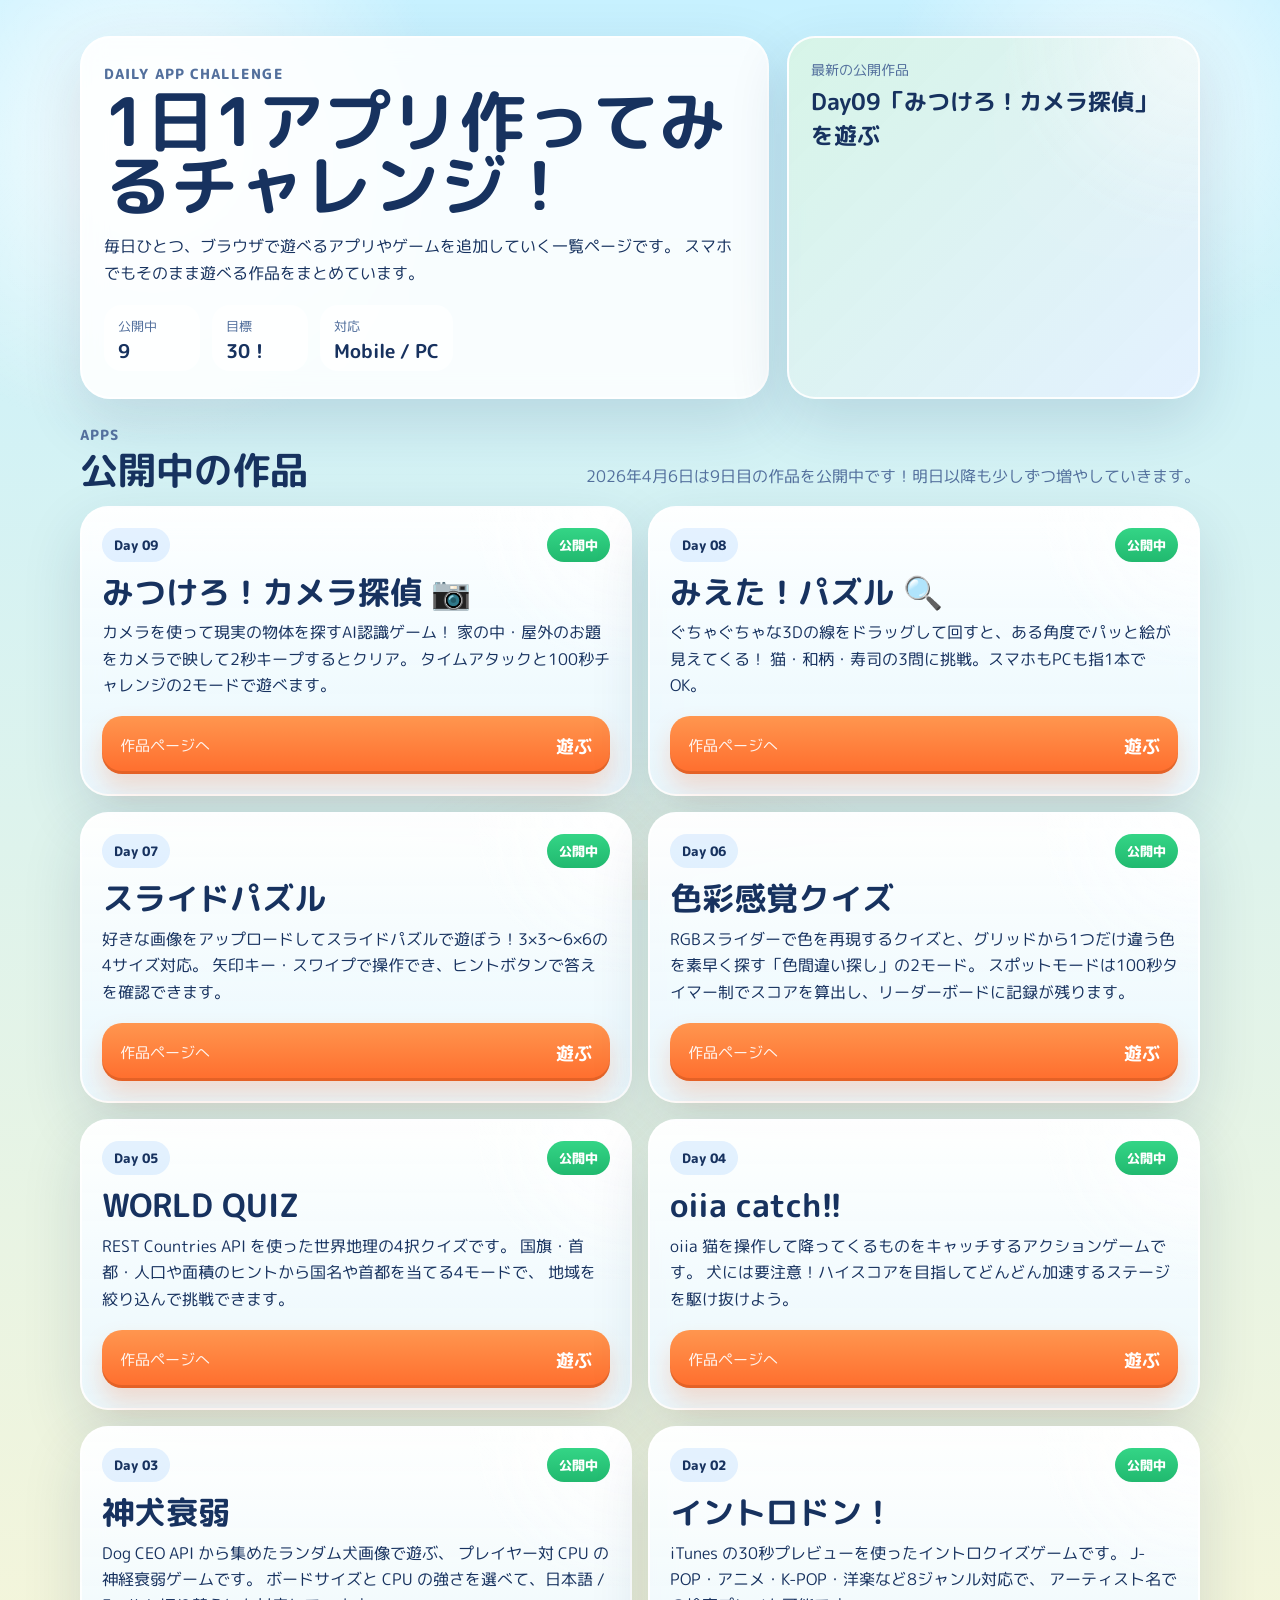
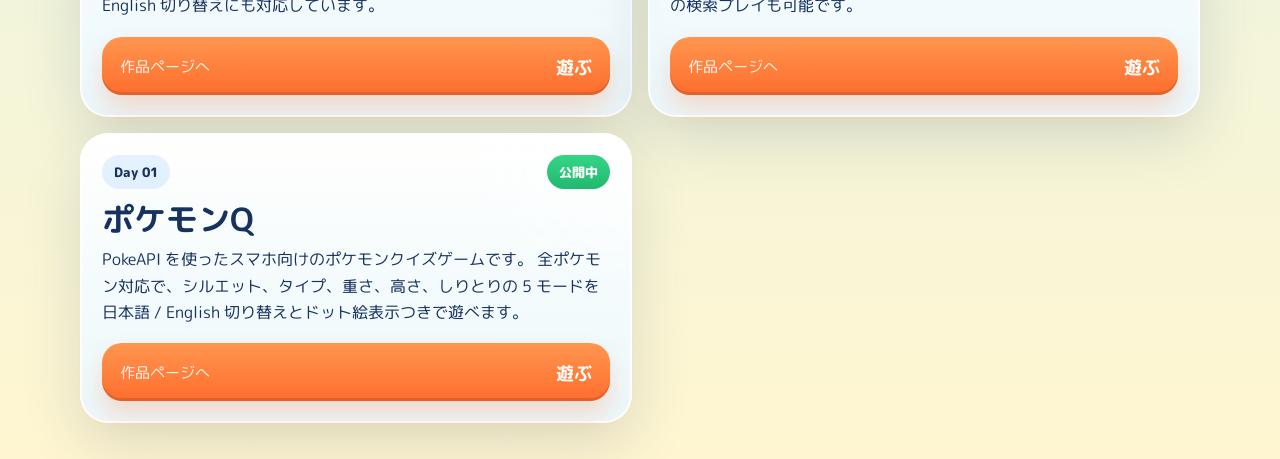
<file: index.html>
<!DOCTYPE html>
<html lang="ja">
  <head>
    <meta charset="UTF-8" />
    <meta
      name="viewport"
      content="width=device-width, initial-scale=1.0, viewport-fit=cover"
    />
    <title>30日アプリチャレンジ</title>
    <link rel="preconnect" href="https://fonts.googleapis.com" />
    <link rel="preconnect" href="https://fonts.gstatic.com" crossorigin />
    <link
      href="https://fonts.googleapis.com/css2?family=M+PLUS+Rounded+1c:wght@500;700;800&display=swap"
      rel="stylesheet"
    />
    <link rel="stylesheet" href="./styles/site.css" />
  </head>
  <body>
    <div class="page-bg" aria-hidden="true"></div>

    <header class="hero">
      <div class="hero-copy">
        <p class="eyebrow">Daily App Challenge</p>
        <h1>1日1アプリ作ってみるチャレンジ！</h1>
        <p class="lead">
          毎日ひとつ、ブラウザで遊べるアプリやゲームを追加していく一覧ページです。
          スマホでもそのまま遊べる作品をまとめています。
        </p>

        <div class="hero-stats" aria-label="公開状況">
          <div class="stat-chip">
            <span class="stat-label">公開中</span>
            <strong>9</strong>
          </div>
          <div class="stat-chip">
            <span class="stat-label">目標</span>
            <strong>30！</strong>
          </div>
          <div class="stat-chip">
            <span class="stat-label">対応</span>
            <strong>Mobile / PC</strong>
          </div>
        </div>
      </div>

      <a class="hero-cta" href="./day_09/">
        <span class="cta-label">最新の公開作品</span>
        <strong>Day09「みつけろ！カメラ探偵」 を遊ぶ</strong>
      </a>
    </header>

    <main class="content">
      <section class="section-head">
        <div>
          <p class="eyebrow">Apps</p>
          <h2>公開中の作品</h2>
        </div>
        <p class="section-copy">
          2026年4月6日は9日目の作品を公開中です！明日以降も少しずつ増やしていきます。
        </p>
      </section>

      <section class="card-grid" aria-label="作品一覧">
        <article class="app-card featured">
          <div class="card-top">
            <span class="day-badge">Day 09</span>
            <span class="status-badge live">公開中</span>
          </div>

          <h3>みつけろ！カメラ探偵 📷</h3>
          <p class="card-copy">
            カメラを使って現実の物体を探すAI認識ゲーム！
            家の中・屋外のお題をカメラで映して2秒キープするとクリア。
            タイムアタックと100秒チャレンジの2モードで遊べます。
          </p>

          <a class="card-link" href="./day_09/">
            <span>作品ページへ</span>
            <strong>遊ぶ</strong>
          </a>
        </article>

        <article class="app-card">
          <div class="card-top">
            <span class="day-badge">Day 08</span>
            <span class="status-badge live">公開中</span>
          </div>

          <h3>みえた！パズル 🔍</h3>
          <p class="card-copy">
            ぐちゃぐちゃな3Dの線をドラッグして回すと、ある角度でパッと絵が見えてくる！
            猫・和柄・寿司の3問に挑戦。スマホもPCも指1本でOK。
          </p>

          <a class="card-link" href="./day_08/">
            <span>作品ページへ</span>
            <strong>遊ぶ</strong>
          </a>
        </article>

        <article class="app-card">
          <div class="card-top">
            <span class="day-badge">Day 07</span>
            <span class="status-badge live">公開中</span>
          </div>

          <h3>スライドパズル</h3>
          <p class="card-copy">
            好きな画像をアップロードしてスライドパズルで遊ぼう！3×3〜6×6の4サイズ対応。
            矢印キー・スワイプで操作でき、ヒントボタンで答えを確認できます。
          </p>

          <a class="card-link" href="./day_07/">
            <span>作品ページへ</span>
            <strong>遊ぶ</strong>
          </a>
        </article>

        <article class="app-card">
          <div class="card-top">
            <span class="day-badge">Day 06</span>
            <span class="status-badge live">公開中</span>
          </div>

          <h3>色彩感覚クイズ</h3>
          <p class="card-copy">
            RGBスライダーで色を再現するクイズと、グリッドから1つだけ違う色を素早く探す「色間違い探し」の2モード。
            スポットモードは100秒タイマー制でスコアを算出し、リーダーボードに記録が残ります。
          </p>

          <a class="card-link" href="./day_06/">
            <span>作品ページへ</span>
            <strong>遊ぶ</strong>
          </a>
        </article>

        <article class="app-card">
          <div class="card-top">
            <span class="day-badge">Day 05</span>
            <span class="status-badge live">公開中</span>
          </div>

          <h3>WORLD QUIZ</h3>
          <p class="card-copy">
            REST Countries API を使った世界地理の4択クイズです。
            国旗・首都・人口や面積のヒントから国名や首都を当てる4モードで、
            地域を絞り込んで挑戦できます。
          </p>

          <a class="card-link" href="./day_05/">
            <span>作品ページへ</span>
            <strong>遊ぶ</strong>
          </a>
        </article>

        <article class="app-card">
          <div class="card-top">
            <span class="day-badge">Day 04</span>
            <span class="status-badge live">公開中</span>
          </div>

          <h3>oiia catch!!</h3>
          <p class="card-copy">
            oiia 猫を操作して降ってくるものをキャッチするアクションゲームです。
            犬には要注意！ハイスコアを目指してどんどん加速するステージを駆け抜けよう。
          </p>

          <a class="card-link" href="./day_04/">
            <span>作品ページへ</span>
            <strong>遊ぶ</strong>
          </a>
        </article>

        <article class="app-card">
          <div class="card-top">
            <span class="day-badge">Day 03</span>
            <span class="status-badge live">公開中</span>
          </div>

          <h3>神犬衰弱</h3>
          <p class="card-copy">
            Dog CEO API から集めたランダム犬画像で遊ぶ、
            プレイヤー対 CPU の神経衰弱ゲームです。
            ボードサイズと CPU の強さを選べて、日本語 / English 切り替えにも対応しています。
          </p>

          <a class="card-link" href="./day_03/">
            <span>作品ページへ</span>
            <strong>遊ぶ</strong>
          </a>
        </article>

        <article class="app-card">
          <div class="card-top">
            <span class="day-badge">Day 02</span>
            <span class="status-badge live">公開中</span>
          </div>

          <h3>イントロドン！</h3>
          <p class="card-copy">
            iTunes の30秒プレビューを使ったイントロクイズゲームです。
            J-POP・アニメ・K-POP・洋楽など8ジャンル対応で、
            アーティスト名での検索プレイも可能です。
          </p>

          <a class="card-link" href="./day_02/">
            <span>作品ページへ</span>
            <strong>遊ぶ</strong>
          </a>
        </article>

        <article class="app-card">
          <div class="card-top">
            <span class="day-badge">Day 01</span>
            <span class="status-badge live">公開中</span>
          </div>

          <h3>ポケモンQ</h3>
          <p class="card-copy">
            PokeAPI を使ったスマホ向けのポケモンクイズゲームです。
            全ポケモン対応で、シルエット、タイプ、重さ、高さ、しりとりの
            5 モードを日本語 / English 切り替えとドット絵表示つきで遊べます。
          </p>

          <a class="card-link" href="./day_01/">
            <span>作品ページへ</span>
            <strong>遊ぶ</strong>
          </a>
        </article>
      </section>

    </main>
  </body>
</html>
</file>
<file: styles/site.css>
:root {
  --bg-top: #c7f1ff;
  --bg-bottom: #fff6d1;
  --surface: rgba(255, 255, 255, 0.86);
  --surface-strong: rgba(255, 255, 255, 0.94);
  --line: rgba(255, 255, 255, 0.9);
  --text: #17325f;
  --muted: #53709d;
  --accent: #ff964f;
  --accent-strong: #ff6d2d;
  --blue: #2f8cff;
  --green: #28c57d;
  --shadow: 0 22px 60px rgba(23, 50, 95, 0.14);
}

* {
  box-sizing: border-box;
}

html,
body {
  margin: 0;
  min-height: 100%;
}

body {
  position: relative;
  overflow-x: hidden;
  font-family: "M PLUS Rounded 1c", sans-serif;
  color: var(--text);
  background: linear-gradient(180deg, var(--bg-top) 0%, var(--bg-bottom) 100%);
}

a {
  color: inherit;
  text-decoration: none;
}

.page-bg {
  position: fixed;
  inset: 0;
  pointer-events: none;
  background:
    radial-gradient(circle at 12% 16%, rgba(255, 255, 255, 0.9), transparent 22%),
    radial-gradient(circle at 88% 12%, rgba(255, 255, 255, 0.72), transparent 18%),
    radial-gradient(circle at 50% 120%, rgba(255, 168, 81, 0.18), transparent 28%);
}

.hero,
.content {
  position: relative;
  z-index: 1;
  width: min(1120px, calc(100% - 32px));
  margin-inline: auto;
}

.hero {
  display: grid;
  gap: 18px;
  padding: 28px 0 18px;
}

.hero-copy,
.hero-cta,
.app-card,
.coming-card {
  backdrop-filter: blur(12px);
  background: var(--surface);
  border: 2px solid var(--line);
  box-shadow: var(--shadow);
}

.hero-copy {
  padding: 26px 22px;
  border-radius: 30px;
}

.eyebrow {
  margin: 0 0 6px;
  font-size: 0.85rem;
  font-weight: 800;
  letter-spacing: 0.08em;
  text-transform: uppercase;
  color: var(--muted);
}

h1,
h2,
h3,
p {
  margin: 0;
}

h1 {
  font-size: clamp(2.2rem, 6vw, 4.2rem);
  line-height: 0.95;
}

.lead {
  max-width: 720px;
  margin-top: 14px;
  font-size: 1.02rem;
  line-height: 1.7;
  color: var(--text);
}

.hero-stats {
  display: flex;
  flex-wrap: wrap;
  gap: 12px;
  margin-top: 18px;
}

.stat-chip {
  min-width: 96px;
  padding: 12px 14px 10px;
  border-radius: 18px;
  background: rgba(255, 255, 255, 0.72);
}

.stat-label {
  display: block;
  font-size: 0.82rem;
  color: var(--muted);
}

.stat-chip strong {
  display: block;
  margin-top: 4px;
  font-size: 1.2rem;
  line-height: 1.1;
}

.hero-cta {
  display: block;
  padding: 22px;
  border-radius: 28px;
  background:
    radial-gradient(circle at top right, rgba(255, 255, 255, 0.55), transparent 36%),
    linear-gradient(135deg, rgba(42, 197, 125, 0.18) 0%, rgba(47, 140, 255, 0.12) 100%),
    var(--surface-strong);
}

.cta-label {
  display: block;
  font-size: 0.86rem;
  color: var(--muted);
}

.hero-cta strong {
  display: block;
  margin-top: 4px;
  font-size: 1.45rem;
}

.content {
  padding: 8px 0 36px;
}

.section-head {
  display: grid;
  gap: 10px;
  align-items: end;
  margin-bottom: 16px;
}

.section-head.compact {
  margin-bottom: 14px;
}

h2 {
  font-size: clamp(1.6rem, 4vw, 2.4rem);
  line-height: 1;
}

.section-copy {
  color: var(--muted);
  line-height: 1.6;
}

.card-grid {
  display: grid;
  gap: 16px;
}

.card-grid.single {
  grid-template-columns: minmax(0, 1fr);
}

.app-card {
  padding: 20px;
  border-radius: 28px;
  background:
    radial-gradient(circle at top right, rgba(255, 255, 255, 0.78), transparent 26%),
    linear-gradient(180deg, rgba(255, 255, 255, 0.96) 0%, rgba(233, 247, 255, 0.92) 100%);
}

.card-top {
  display: flex;
  justify-content: space-between;
  gap: 10px;
  align-items: center;
}

.day-badge,
.status-badge {
  display: inline-flex;
  align-items: center;
  justify-content: center;
  min-height: 34px;
  padding: 8px 12px 7px;
  border-radius: 999px;
  font-size: 0.84rem;
  font-weight: 800;
}

.day-badge {
  color: var(--text);
  background: rgba(47, 140, 255, 0.12);
}

.day-badge.muted {
  color: var(--muted);
  background: rgba(83, 112, 157, 0.1);
}

.status-badge.live {
  color: white;
  background: linear-gradient(180deg, #34d586 0%, #21b96f 100%);
}

.app-card h3 {
  margin-top: 14px;
  font-size: clamp(1.5rem, 4vw, 2rem);
  line-height: 1.05;
}

.card-copy {
  margin-top: 10px;
  color: var(--text);
  line-height: 1.65;
}

.tag-row {
  display: flex;
  flex-wrap: wrap;
  gap: 10px;
  padding: 0;
  margin: 16px 0 0;
  list-style: none;
}

.tag-row li {
  padding: 8px 12px 7px;
  border-radius: 999px;
  font-size: 0.82rem;
  color: var(--muted);
  background: rgba(255, 255, 255, 0.78);
}

.card-link {
  display: flex;
  justify-content: space-between;
  align-items: center;
  gap: 12px;
  margin-top: 18px;
  padding: 16px 18px 14px;
  border-radius: 20px;
  color: white;
  background: linear-gradient(180deg, var(--accent) 0%, var(--accent-strong) 100%);
  box-shadow:
    0 14px 24px rgba(255, 109, 45, 0.22),
    inset 0 -3px 0 rgba(108, 41, 0, 0.18);
}

.card-link span {
  font-size: 0.95rem;
  opacity: 0.92;
}

.card-link strong {
  font-size: 1.15rem;
}

.coming-soon {
  margin-top: 28px;
}

.coming-list {
  display: grid;
  gap: 14px;
}

.coming-card {
  padding: 18px;
  border-radius: 24px;
}

.coming-card strong {
  display: block;
  margin-top: 14px;
  font-size: 1.08rem;
}

.coming-card p {
  margin-top: 6px;
  color: var(--muted);
  line-height: 1.6;
}

@media (min-width: 760px) {
  .hero {
    grid-template-columns: 1.5fr 0.9fr;
    align-items: stretch;
    padding-top: 36px;
  }

  .section-head {
    grid-template-columns: 1fr auto;
  }

  .card-grid {
    grid-template-columns: repeat(2, minmax(0, 1fr));
  }

  .card-grid.single {
    grid-template-columns: minmax(0, 1fr);
  }

  .coming-list {
    grid-template-columns: repeat(3, minmax(0, 1fr));
  }
}
</file>
